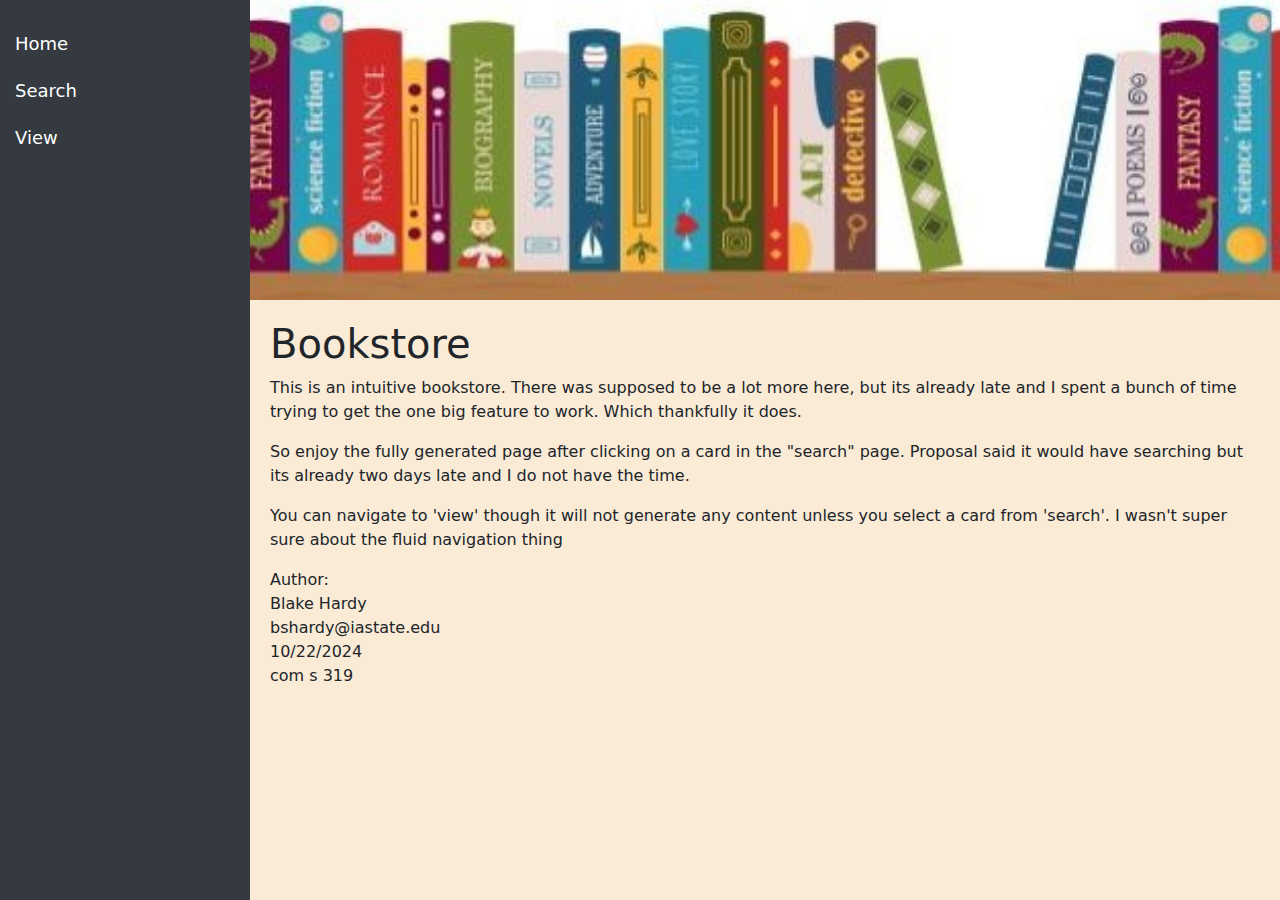
<file: index.html>
<!DOCTYPE html>
<html lang="en">
<head>

    <!-- Start page, for starting -->
    <meta charset="UTF-8">
    <meta name="viewport" content="width=device-width, initial-scale=1.0">
    <link rel="stylesheet" href="./index.css"> 
    <link href="https://cdn.jsdelivr.net/npm/bootstrap@5.3.0/dist/css/bootstrap.min.css" rel="stylesheet">

    <!-- image number one -->
    <link rel="icon" type="./images/favicon" href="/images/favicon.png">


    <title>Welcome</title>
</head>
<body>

    <!-- side bar -->
    <div class="sidebar">
        <a href="./index.html">Home</a>
        <a href="./search.html">Search</a>
        <a href="./productView.html">View</a>
    </div>
    <!-- idk why the quality got nuked-->
    <img src="./images/bookBanner.jpg" height="300px">


    <div class="main-content">
        <!-- put title here -->


        <div>
            <h1>Bookstore</h1>
        </div>

        <div>
            <p>This is an intuitive bookstore. There was supposed to be a lot more here, but its already late and I spent a bunch of time trying to get the one big feature to work. Which thankfully it does.</p>
            <p>So enjoy the fully generated page after clicking on a card in the "search" page. Proposal said it would have searching but its already two days late and I do not have the time.</p>
            <p>You can navigate to 'view' though it will not generate any content unless you select a card from 'search'. I wasn't super sure about the fluid navigation thing</p>


            <p>
                Author:<br>
                Blake Hardy <br>
                bshardy@iastate.edu <br>
                10/22/2024 <br>
                com s 319
            </p>

        </div>

    </div>


</body>
</html>
</file>
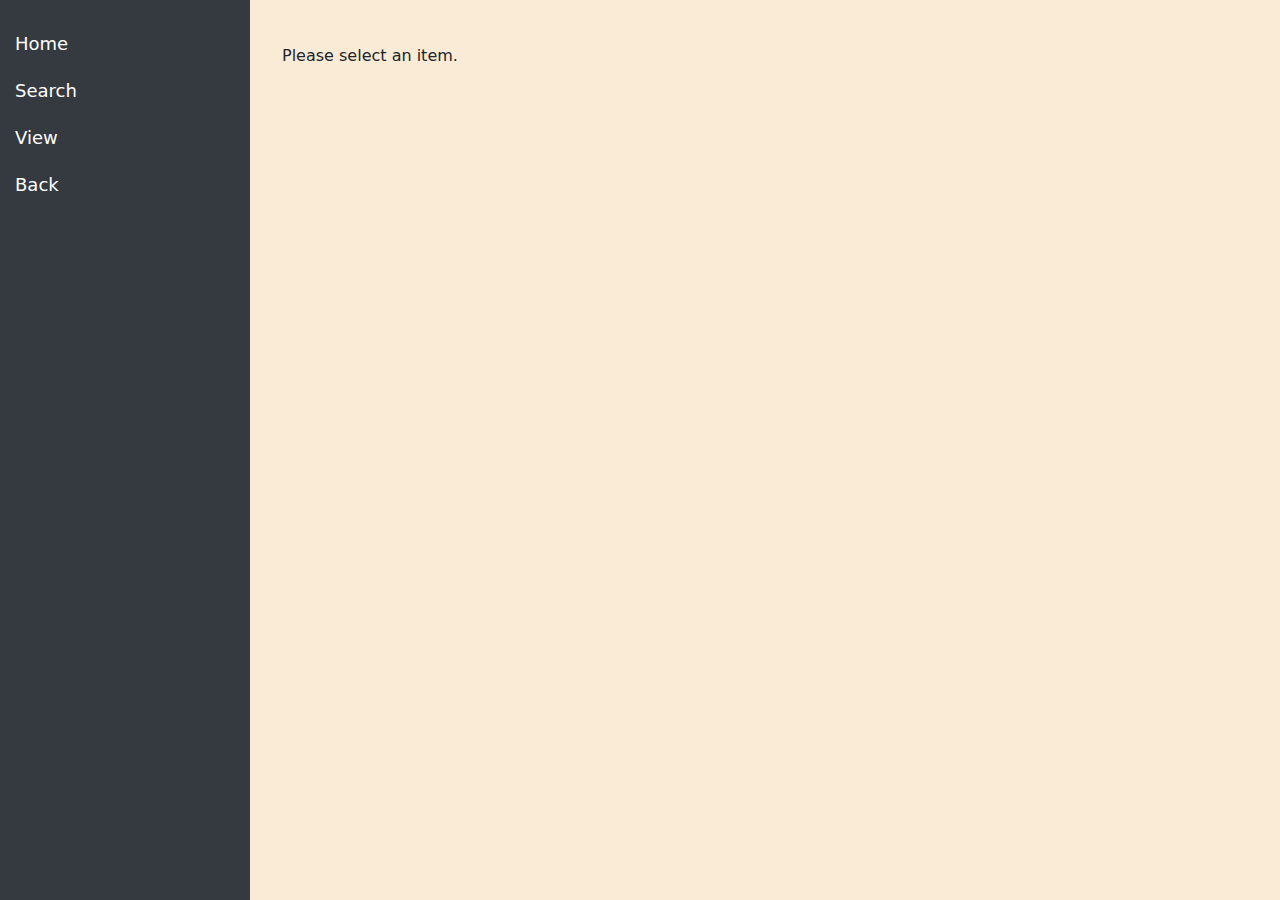
<file: productView.html>
<!DOCTYPE html>
<html lang="en">
<head>
    <!-- close view of an individual product. pull in json data to populate everything -->
    <meta charset="UTF-8">
    <meta name="viewport" content="width=device-width, initial-scale=1.0">
    <link rel="stylesheet" href="./index.css"> 
    <link href="https://cdn.jsdelivr.net/npm/bootstrap@5.3.0/dist/css/bootstrap.min.css" rel="stylesheet">

    <!-- image number one -->
    <link rel="icon" type="./images/favicon" href="/images/favicon.png">

    <title>Product</title>
</head>
<body>

    <!-- side bar -->

        <div class="sidebar">
            <a href="./index.html">Home</a>
            <a href="./search.html">Search</a>
            <a href="./productView.html">View</a>
            <a href="./search.html">Back</a>
        </div>

        <div class="main-content">
            <div class="container my-4">
                <div id="details-container">
                    <!-- Item details will be dynamically inserted here -->
                </div>
            </div>
        </div>

    <script src="prodView.js"></script>



    <!-- will need to define a default view fot this so some moron doesn't stumble on it by accident -->
    
</body>
</html>
</file>
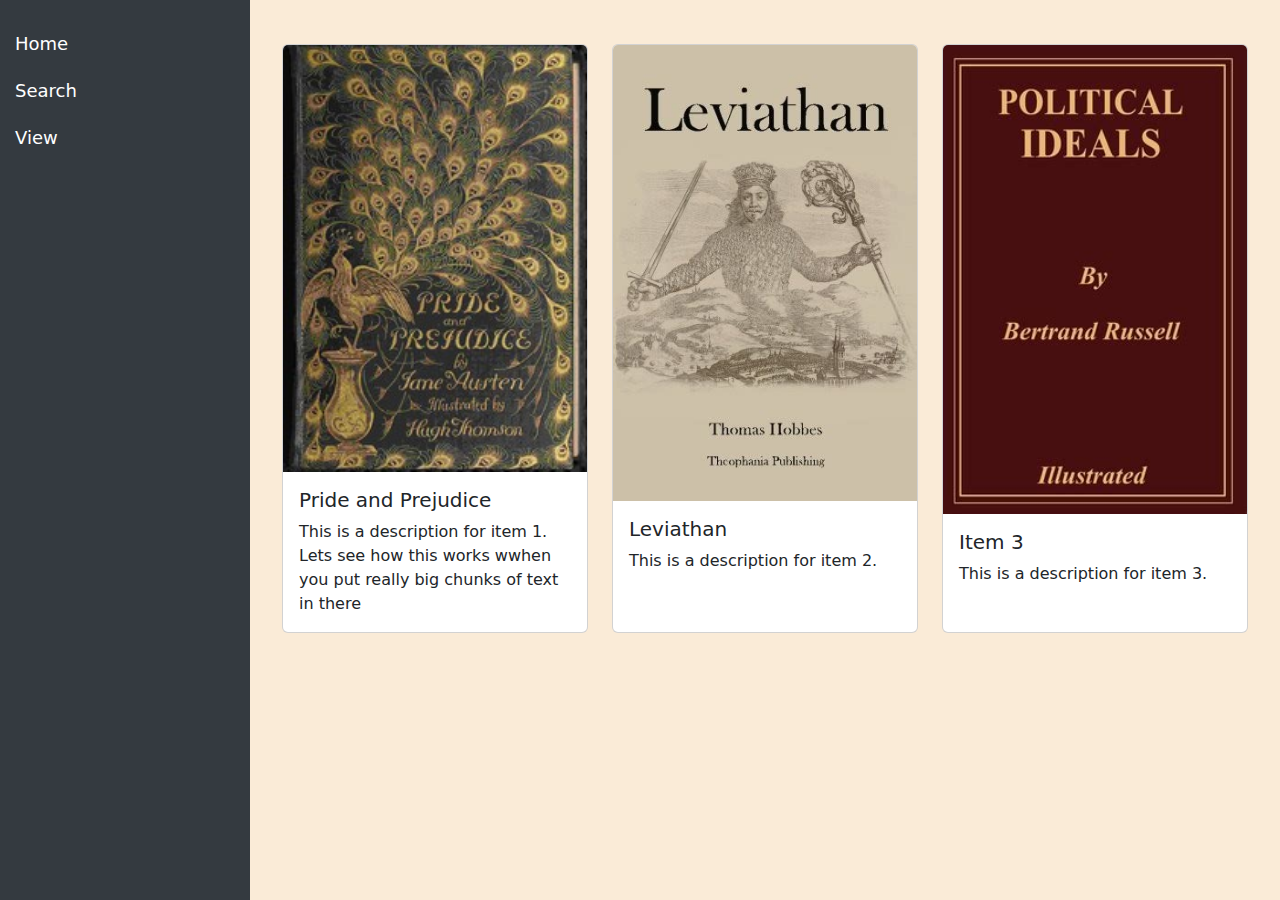
<file: search.html>
<!DOCTYPE html>
<html lang="en">
<head>
    <!-- searching and sorting screen, display list of products as bootstrap cards -->
    <meta charset="UTF-8">
    <meta name="viewport" content="width=device-width, initial-scale=1.0">
    <link href="https://cdn.jsdelivr.net/npm/bootstrap@5.3.0/dist/css/bootstrap.min.css" rel="stylesheet">
    <link rel="stylesheet" href="./index.css"> 


    <!-- image number one -->
    <link rel="icon" type="./images/favicon" href="/images/favicon.png">


    <title>Search</title>

</head>
<body>

    <!-- side bar -->
    <div class="sidebar">
        <a href="./index.html">Home</a>
        <a href="./search.html">Search</a>
        <a href="./productView.html">View</a>
    </div>

    <div class="main-content">
        <div class="container my-4">
            <div class="row" id="card-container">
                <!-- Cards will be dynamically inserted here -->
            </div>
        </div>
    </div>

    <script src="index.js"></script>
    
</body>
</html>
</file>
<file: index.css>
/* Sidebar styling */
.sidebar {
    height: 100vh;
    width: 250px;
    position: fixed;
    top: 0;
    left: 0;
    background-color: #343a40;
    padding-top: 20px;
}

.sidebar a {
    padding: 10px 15px;
    text-decoration: none;
    font-size: 18px;
    color: white;
    display: block;
}

.sidebar a:hover {
    background-color: #495057;
}

/* Main content styling */
.main-content {
    margin-left: 250px;
    /* Same as the sidebar width */
    padding: 20px;
    background-color: antiquewhite;

}


.displayImage{
    max-width: 250px;
    max-height: 400px;
    align-self: left;
    padding: 15px;
}

html{
    background-color: antiquewhite;
}
</file>
